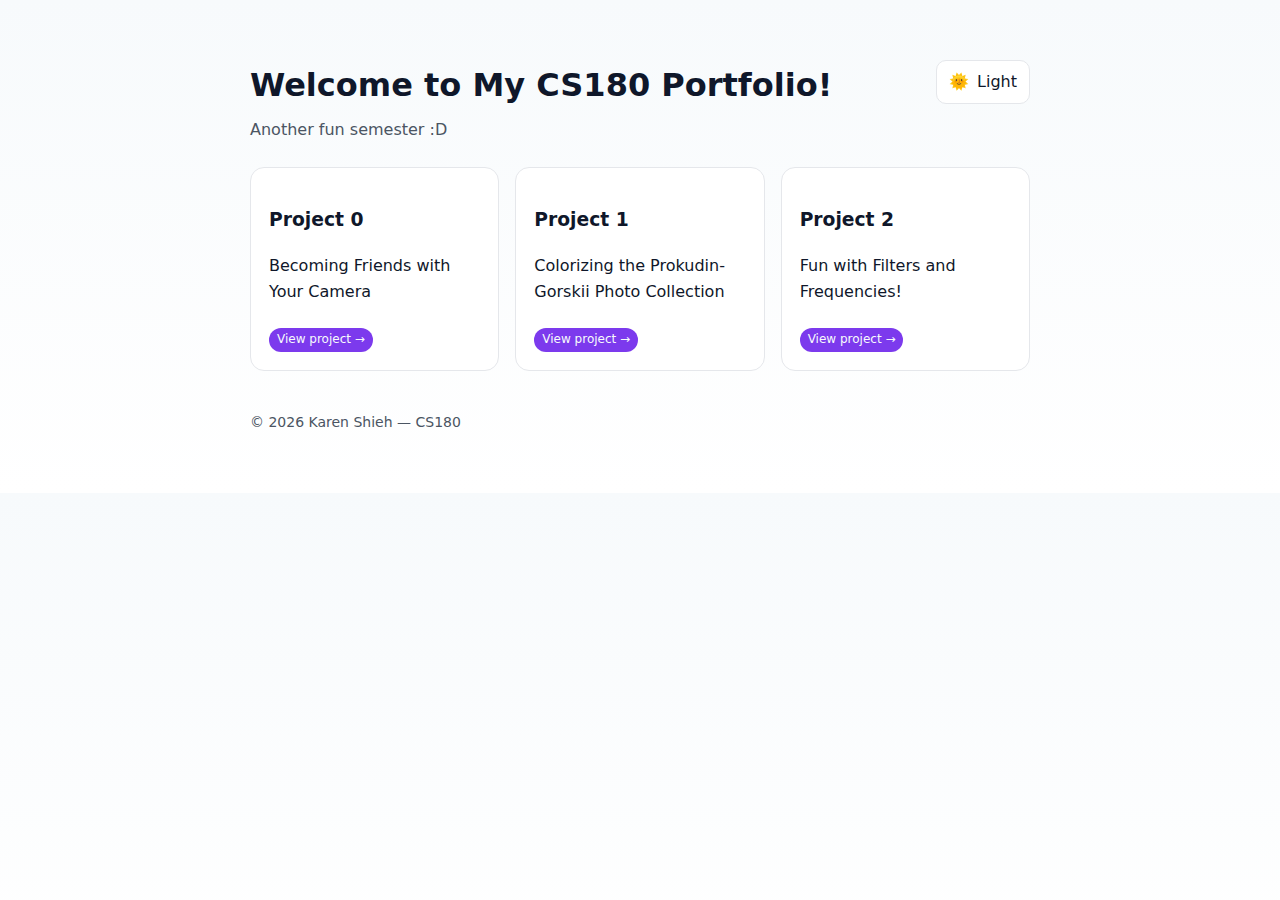
<file: index.html>
<!DOCTYPE html>
<html lang="en" data-theme="dark">
<head>
  <meta charset="utf-8" />
  <meta name="viewport" content="width=device-width, initial-scale=1" />
  <title>My Portfolio · CS180</title>
  <link rel="icon" href="data:;base64,=" />
  <style>
    /* THEME TOKENS */
    :root{
      --bg:#0f172a; --card:#111827; --text:#e5e7eb; --muted:#9ca3af; --accent:#8b5cf6; --line:#1f2937;
    }
    [data-theme="light"]{
      --bg:#f7fafc; --card:#ffffff; --text:#0f172a; --muted:#4b5563; --accent:#7c3aed; --line:#e5e7eb;
    }

    *{box-sizing:border-box}
    body{margin:0;font:16px/1.6 system-ui,-apple-system,Segoe UI,Roboto,Inter,Arial;background:linear-gradient(180deg,var(--bg),var(--card));color:var(--text)}
    .wrap{max-width:820px;margin:60px auto;padding:0 20px}

    header{display:flex;align-items:flex-start;justify-content:space-between;gap:12px}
    header h1{margin:0 0 6px;font-size:2rem}
    header p{margin:0 0 24px;color:var(--muted)}
    .cards{display:grid;grid-template-columns:repeat(auto-fill,minmax(240px,1fr));gap:16px}
    .card{background:var(--card);border:1px solid var(--line);border-radius:14px;padding:18px;transition:transform .12s ease, border-color .12s ease}
    .card:hover{transform:translateY(-2px);border-color:var(--accent)}
    .card a{color:var(--text);text-decoration:none;display:block}
    .tag{display:inline-block;font-size:12px;color:var(--bg);background:var(--accent);padding:2px 8px;border-radius:999px;margin-top:8px}
    footer{margin:40px 0;color:var(--muted);font-size:14px}

    /* Toggle button */
    .theme-toggle{
      border:1px solid var(--line);
      background:var(--card);
      color:var(--text);
      padding:8px 12px;
      border-radius:10px;
      cursor:pointer;
      font:inherit;
      display:inline-flex;align-items:center;gap:8px;
    }
    .theme-toggle:hover{border-color:var(--accent)}
    .theme-icon{font-size:16px;line-height:1}
  </style>

  <!-- Respect system preference on first load before paint -->
  <script>
    (function(){
      const saved = localStorage.getItem('theme');
      if (saved === 'light' || saved === 'dark') {
        document.documentElement.setAttribute('data-theme', saved);
      } else {
        const prefersLight = window.matchMedia('(prefers-color-scheme: light)').matches;
        document.documentElement.setAttribute('data-theme', prefersLight ? 'light' : 'dark');
      }
    })();
  </script>
</head>
<body>
  <div class="wrap">
    <header>
      <div>
        <h1>Welcome to My CS180 Portfolio!</h1>
        <p>Another fun semester :D</p>
      </div>
      <button class="theme-toggle" id="themeToggle" aria-label="Toggle color theme" title="Toggle color theme">
        <span class="theme-icon" id="themeIcon">🌙</span>
        <span id="themeLabel">Dark</span>
      </button>
    </header>

    <section class="cards">
      <div class="card">
        <a href="./0/index.html">
          <h3>Project 0</h3>
          <p>Becoming Friends with Your Camera</p>
          <span class="tag">View project →</span>
        </a>
      </div>
      <div class="card">
        <a href="./1/index.html">
          <h3>Project 1</h3>
          <p>Colorizing the Prokudin-Gorskii Photo Collection</p>
          <span class="tag">View project →</span>
        </a>
      </div>

      <div class="card">
        <a href="./2/index.html">
          <h3>Project 2</h3>
          <p>Fun with Filters and Frequencies!</p>
          <span class="tag">View project →</span>
        </a>
      </div>
      <!-- Add more project cards later
      <div class="card"><a href="./1/index.html"><h3>Project 1</h3><p>…</p><span class="tag">View project →</span></a></div>
      -->
    </section>

    <footer>© <span id="y"></span> Karen Shieh — CS180</footer>
  </div>

  <script>
    // Year
    document.getElementById('y').textContent = new Date().getFullYear();

    // Theme toggle logic
    const root = document.documentElement;
    const btn = document.getElementById('themeToggle');
    const icon = document.getElementById('themeIcon');
    const label = document.getElementById('themeLabel');

    function syncButton(){
      const mode = root.getAttribute('data-theme');
      if (mode === 'light') { icon.textContent = '🌞'; label.textContent = 'Light'; }
      else { icon.textContent = '🌙'; label.textContent = 'Dark'; }
    }
    syncButton();

    btn.addEventListener('click', () => {
      const current = root.getAttribute('data-theme');
      const next = current === 'light' ? 'dark' : 'light';
      root.setAttribute('data-theme', next);
      localStorage.setItem('theme', next);
      syncButton();
    });
  </script>
</body>
</html>
</file>
